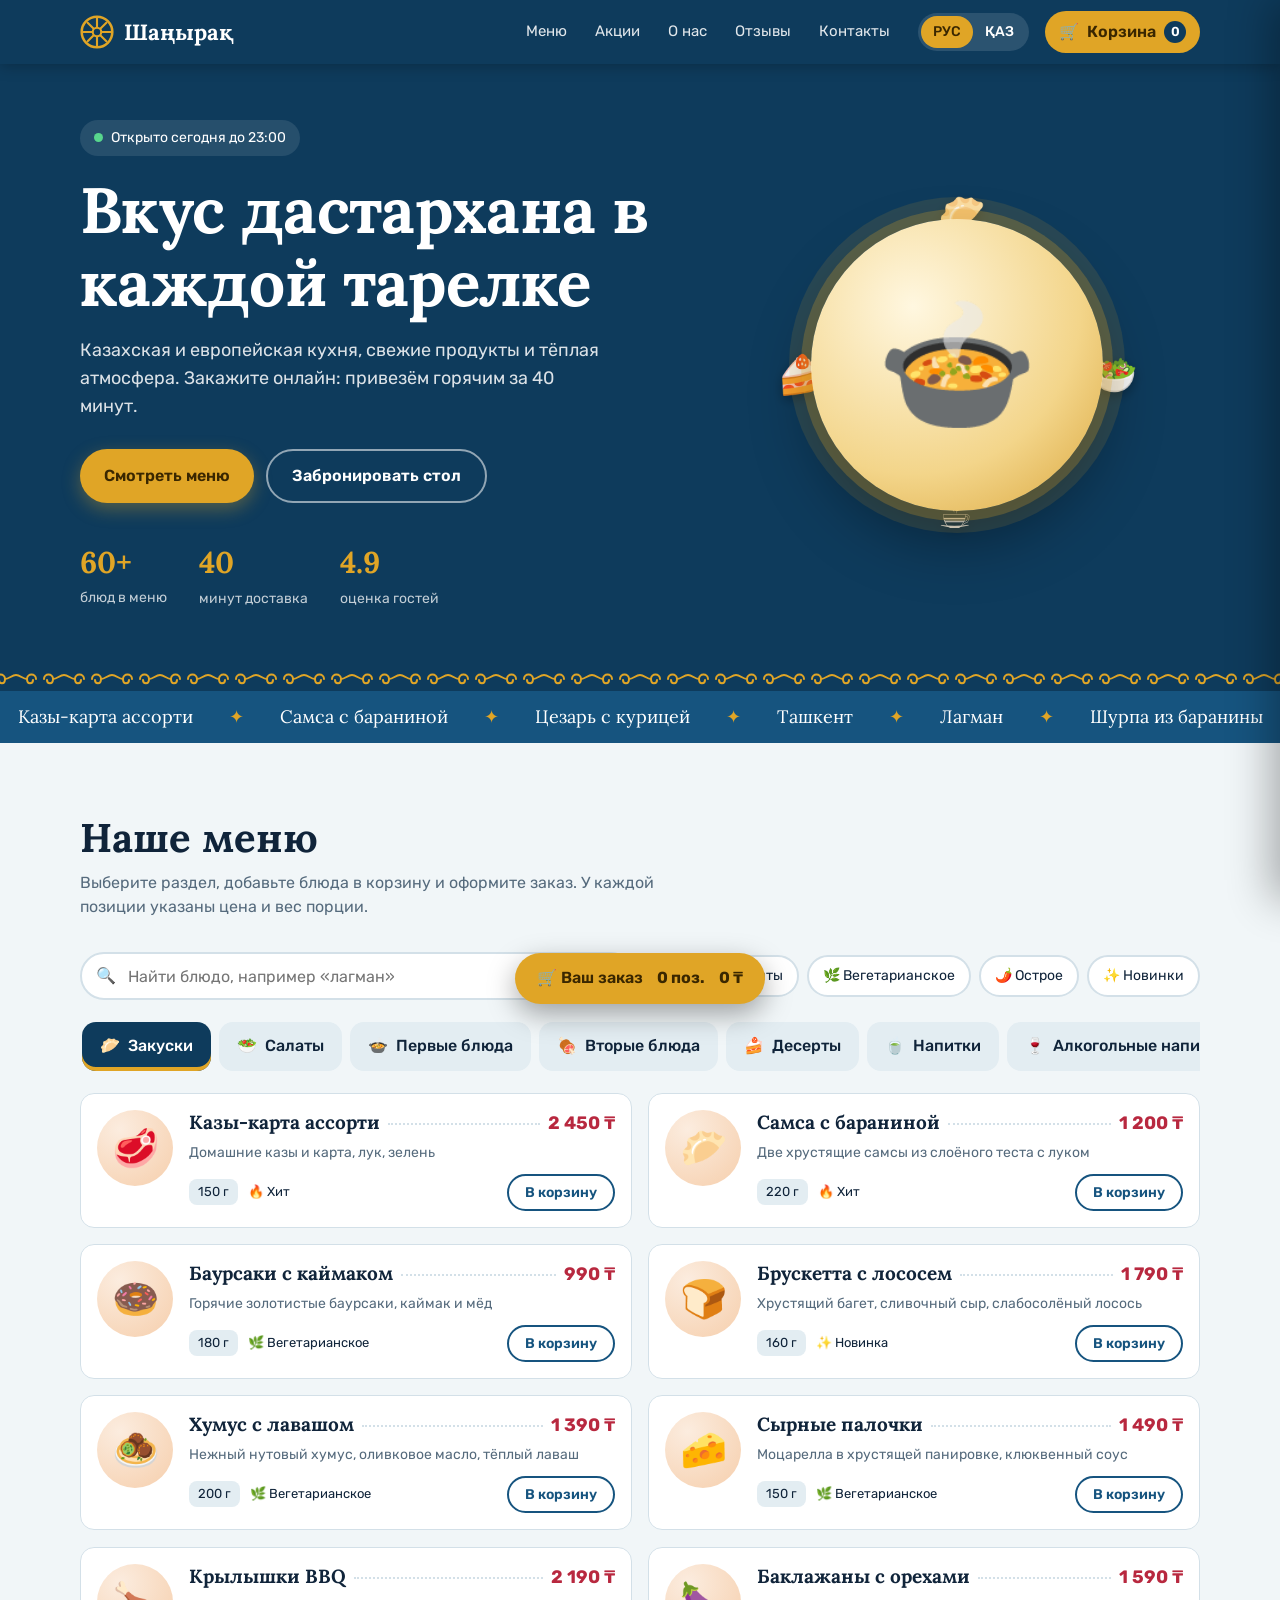
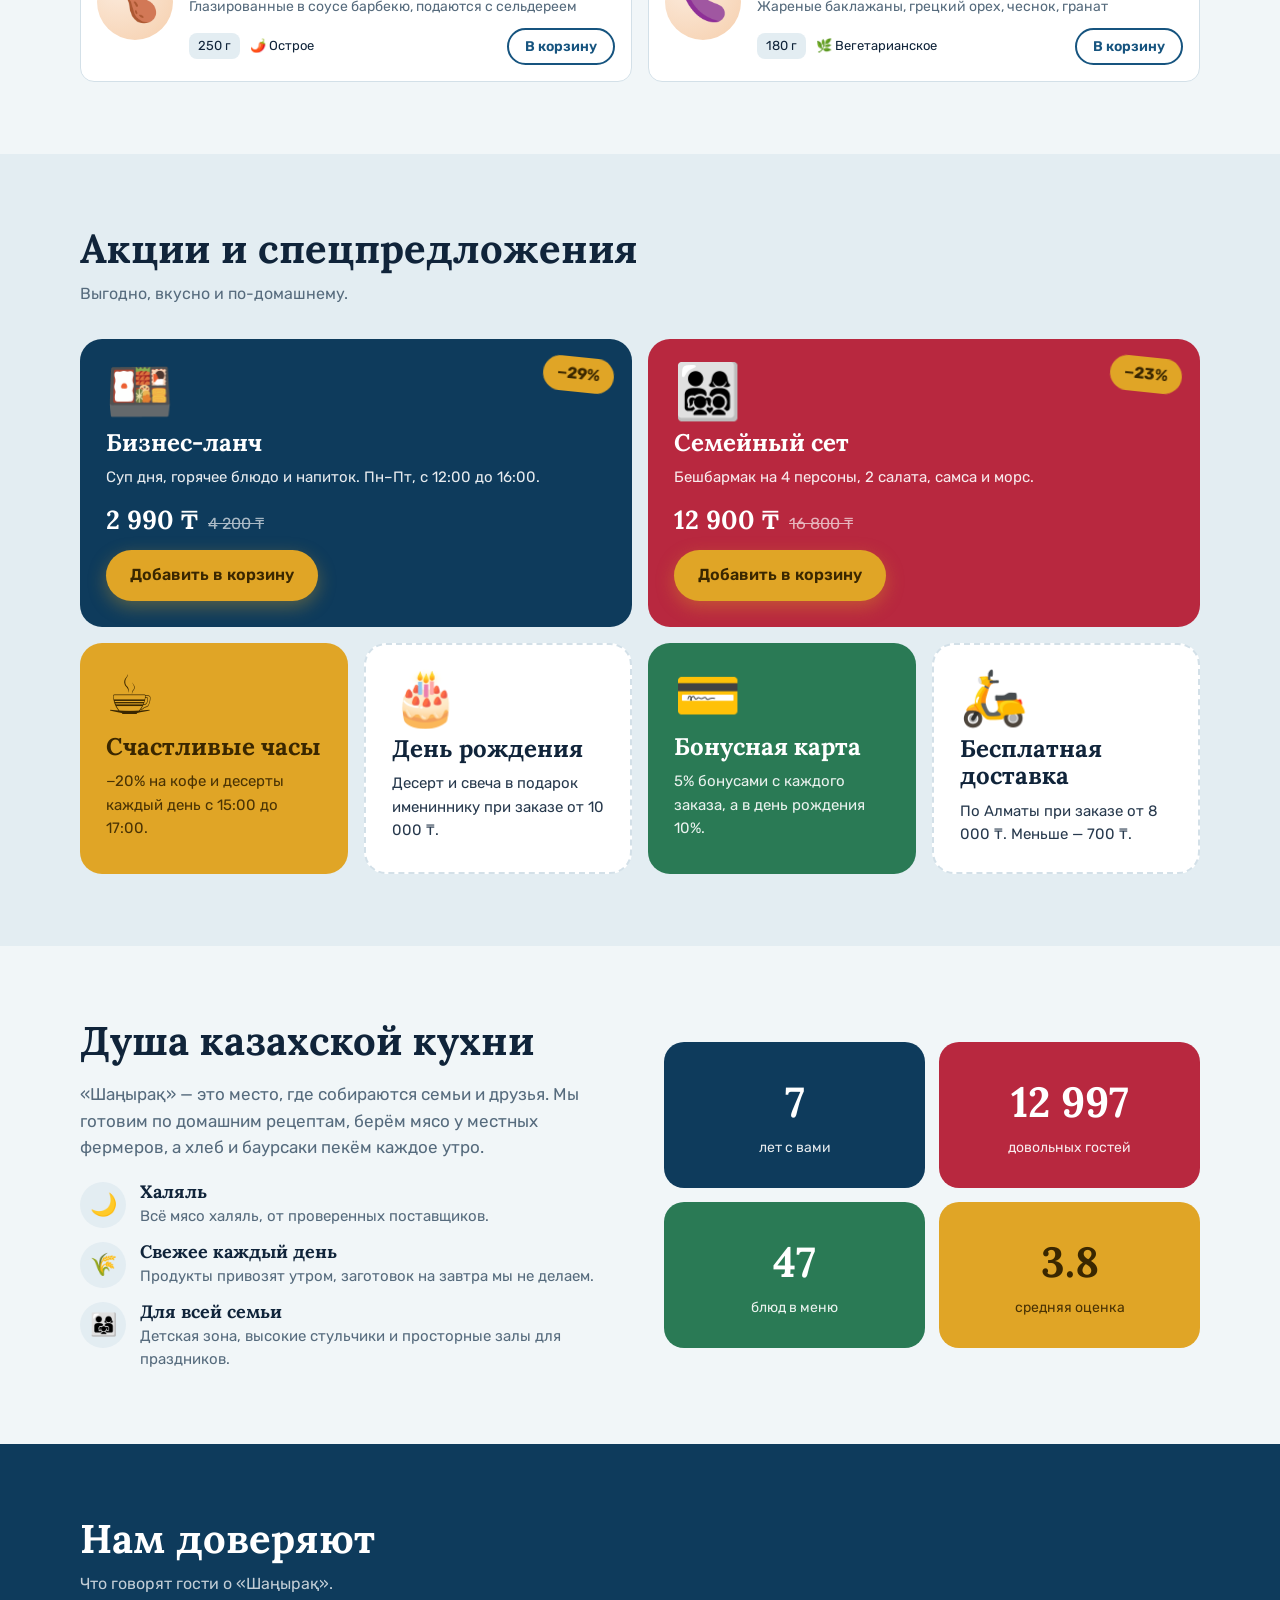
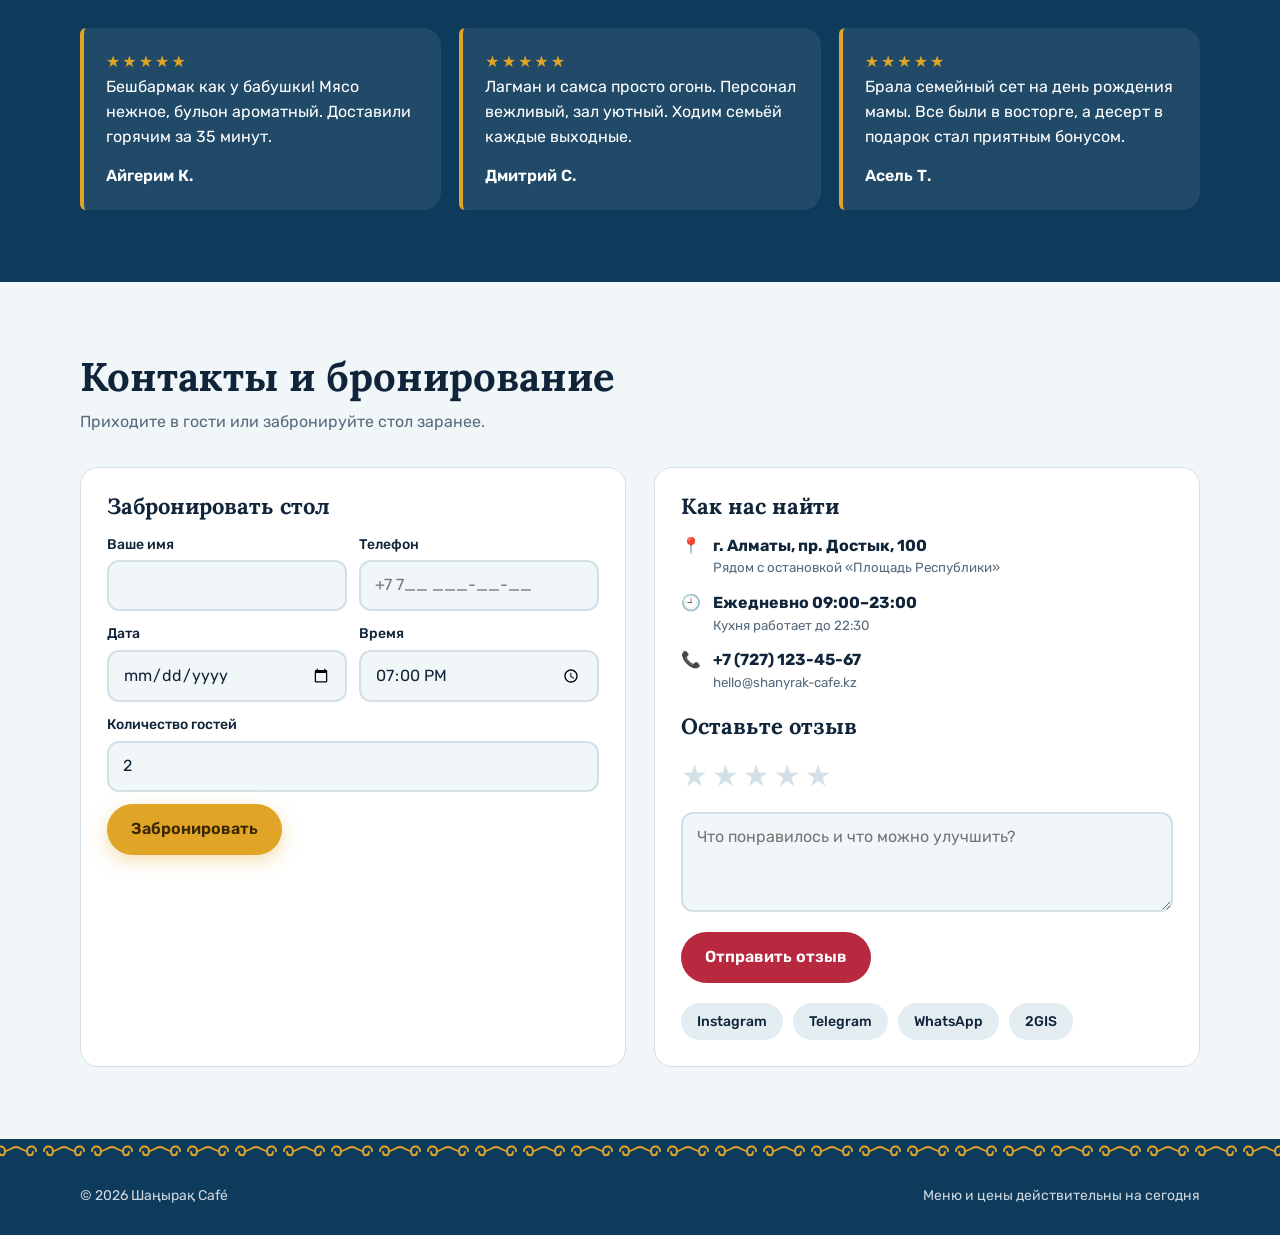
<file: index.html>
<!DOCTYPE html>
<html lang="ru">
<head>
<meta charset="utf-8">
<meta name="viewport" content="width=device-width, initial-scale=1, viewport-fit=cover">
<title>Шаңырақ Café — меню, акции и онлайн-заказ в Алматы</title>
<meta name="description" content="Кафе «Шаңырақ» в Алматы: казахская и европейская кухня, бешбармак, лагман, манты, десерты. Меню с ценами, акции, онлайн-заказ и бронирование стола.">
<meta name="keywords" content="кафе Алматы, меню, бешбармак, лагман, доставка еды, заказ онлайн, Шаңырақ">
<meta property="og:title" content="Шаңырақ Café — вкус дастархана">
<meta property="og:description" content="Меню, акции, онлайн-заказ и бронирование стола. Русский и казахский язык.">
<meta property="og:type" content="restaurant">
<meta name="theme-color" content="#0e3b5c">
<link rel="preconnect" href="https://fonts.googleapis.com">
<link rel="preconnect" href="https://fonts.gstatic.com" crossorigin>
<link href="https://fonts.googleapis.com/css2?family=Lora:wght@500;700&family=Rubik:wght@400;500;600&display=swap" rel="stylesheet">
<script type="application/ld+json">
{"@context":"https://schema.org","@type":"Restaurant","name":"Шаңырақ Café","servesCuisine":["Kazakh","European"],"priceRange":"₸₸","telephone":"+7 727 123-45-67","address":{"@type":"PostalAddress","streetAddress":"пр. Достык, 100","addressLocality":"Алматы","addressCountry":"KZ"},"openingHours":"Mo-Su 09:00-23:00","hasMenu":"#menu","acceptsReservations":"True","inLanguage":["ru","kk"]}
</script>
<link rel="stylesheet" href="style.css">
</head>
<body>

<header class="top">
  <div class="wrap">
    <a class="logo" href="#top" aria-label="Шаңырақ Café">
      <svg viewBox="0 0 40 40" aria-hidden="true"><circle cx="20" cy="20" r="18" fill="none" stroke="#e0a526" stroke-width="3"/><g stroke="#e0a526" stroke-width="2.5" stroke-linecap="round"><path d="M20 4v32M4 20h32M9 9l22 22M31 9L9 31"/></g><circle cx="20" cy="20" r="5" fill="#0e3b5c" stroke="#e0a526" stroke-width="2.5"/></svg>
      <span>Шаңырақ</span>
    </a>
    <nav class="main" id="nav" aria-label="Main">
      <a href="#menu" data-i18n="nav_menu"></a>
      <a href="#specials" data-i18n="nav_special"></a>
      <a href="#about" data-i18n="nav_about"></a>
      <a href="#reviews" data-i18n="nav_reviews"></a>
      <a href="#contacts" data-i18n="nav_contacts"></a>
    </nav>
    <div class="lang" role="group" aria-label="Language">
      <button data-lang="ru" aria-pressed="true">РУС</button>
      <button data-lang="kk" aria-pressed="false">ҚАЗ</button>
    </div>
    <button class="cart-btn" id="cartBtn" aria-label="Cart">🛒 <span class="lbl" data-i18n="cart_btn"></span><span class="n" id="cartN">0</span></button>
    <button class="burger" id="burger" aria-label="Menu">☰</button>
  </div>
</header>

<main id="top">
<section class="hero" style="padding-bottom:0">
  <div class="wrap grid">
    <div>
      <span class="open-pill enter" style="animation-delay:.05s"><i></i><span data-i18n="open_now"></span></span>
      <h1 class="enter" style="animation-delay:.15s" data-i18n="hero_t"></h1>
      <p class="lead enter" style="animation-delay:.3s" data-i18n="hero_s"></p>
      <div class="btns enter" style="animation-delay:.45s">
        <a class="btn gold" href="#menu" data-i18n="cta_menu"></a>
        <a class="btn ghost" href="#contacts" data-i18n="cta_book"></a>
      </div>
      <div class="stats enter" style="animation-delay:.6s">
        <div><b data-count="60" data-plus="1">0</b><span data-i18n="st1"></span></div>
        <div><b data-count="40">0</b><span data-i18n="st2"></span></div>
        <div><b data-count="4.9" data-dec="1">0</b><span data-i18n="st3"></span></div>
      </div>
    </div>
    <div class="plate-wrap enter" style="animation-delay:.35s" aria-hidden="true">
      <div class="orbit"><i>🥟</i><i>🥗</i><i>☕</i><i>🍰</i></div>
      <div class="plate">🍲<div class="steam"><span></span><span></span><span></span></div></div>
    </div>
  </div>
  <div class="orn" aria-hidden="true"></div>
</section>

<div class="ticker" aria-hidden="true"><div id="ticker"></div></div>

<section id="menu">
  <div class="wrap">
    <div class="sec-h">
      <h2 data-i18n="menu_t"></h2>
      <p data-i18n="menu_s"></p>
    </div>
    <div class="tools">
      <div class="search"><input id="q" type="search" data-i18n-ph="search_ph" aria-label="Search"></div>
      <div class="chips" id="chips"></div>
    </div>
    <div class="tabs" id="tabs" role="tablist"></div>
    <div class="note18" id="note18" data-i18n="alc"></div>
    <div class="menu-grid" id="grid" aria-live="polite"></div>
  </div>
</section>

<section id="specials">
  <div class="wrap">
    <div class="sec-h">
      <h2 data-i18n="sp_t"></h2>
      <p data-i18n="sp_s"></p>
    </div>
    <div class="bento" id="bento"></div>
  </div>
</section>

<section id="about">
  <div class="wrap about">
    <div>
      <h2 style="font-size:clamp(28px,4vw,40px)" data-i18n="ab_t"></h2>
      <p data-i18n="ab_p"></p>
      <div class="feats">
        <div class="feat"><div class="ic">🌙</div><div><h3 data-i18n="ab1_t"></h3><p data-i18n="ab1_p"></p></div></div>
        <div class="feat"><div class="ic">🌾</div><div><h3 data-i18n="ab2_t"></h3><p data-i18n="ab2_p"></p></div></div>
        <div class="feat"><div class="ic">👨‍👩‍👧</div><div><h3 data-i18n="ab3_t"></h3><p data-i18n="ab3_p"></p></div></div>
      </div>
    </div>
    <div class="counters">
      <div class="cnt"><b data-count="8">0</b><span data-i18n="c1"></span></div>
      <div class="cnt"><b data-count="15000">0</b><span data-i18n="c2"></span></div>
      <div class="cnt"><b data-count="60" data-plus="1">0</b><span data-i18n="c3"></span></div>
      <div class="cnt"><b data-count="4.9" data-dec="1">0</b><span data-i18n="c4"></span></div>
    </div>
  </div>
</section>

<section id="reviews">
  <div class="wrap">
    <div class="sec-h"><h2 data-i18n="rv_t"></h2><p data-i18n="rv_s"></p></div>
    <div class="rv" id="rv"></div>
  </div>
</section>

<section id="contacts">
  <div class="wrap">
    <div class="sec-h"><h2 data-i18n="ct_t"></h2><p data-i18n="ct_s"></p></div>
    <div class="contact">
      <div class="panel">
        <h3 data-i18n="bk_t"></h3>
        <form id="bkForm" novalidate>
          <div class="row2">
            <div class="fld"><label for="bkName" data-i18n="f_name"></label><input id="bkName" autocomplete="name"><div class="err" data-i18n="e_name"></div></div>
            <div class="fld"><label for="bkPhone" data-i18n="f_phone"></label><input id="bkPhone" type="tel" autocomplete="tel" placeholder="+7 7__ ___-__-__"><div class="err" data-i18n="e_phone"></div></div>
          </div>
          <div class="row2">
            <div class="fld"><label for="bkDate" data-i18n="bk_date"></label><input id="bkDate" type="date"><div class="err" data-i18n="e_date"></div></div>
            <div class="fld"><label for="bkTime" data-i18n="bk_time"></label><input id="bkTime" type="time" value="19:00" min="09:00" max="22:30"></div>
          </div>
          <div class="fld"><label for="bkGuests" data-i18n="bk_guests"></label><input id="bkGuests" type="number" min="1" max="30" value="2"></div>
          <button class="btn gold" type="submit" data-i18n="bk_btn"></button>
        </form>
      </div>
      <div class="panel">
        <h3 data-i18n="addr_t"></h3>
        <ul class="info">
          <li><span>📍</span><div><b data-i18n="addr"></b><small data-i18n="addr_s"></small></div></li>
          <li><span>🕘</span><div><b data-i18n="hrs"></b><small data-i18n="hrs_s"></small></div></li>
          <li><span>📞</span><div><b>+7 (727) 123-45-67</b><small>hello@shanyrak-cafe.kz</small></div></li>
        </ul>
        <h3 data-i18n="fb_t"></h3>
        <form id="fbForm" novalidate>
          <div class="rate" id="rate" role="group" aria-label="Rating"><button type="button" data-v="1">★</button><button type="button" data-v="2">★</button><button type="button" data-v="3">★</button><button type="button" data-v="4">★</button><button type="button" data-v="5">★</button></div>
          <div class="fld"><textarea id="fbText" rows="3" data-i18n-ph="fb_ph" aria-label="Feedback"></textarea><div class="err" data-i18n="e_fb"></div></div>
          <button class="btn red" type="submit" data-i18n="fb_btn"></button>
        </form>
        <div class="socials" style="margin-top:20px">
          <a href="https://instagram.com" target="_blank" rel="noopener">Instagram</a>
          <a href="https://t.me" target="_blank" rel="noopener">Telegram</a>
          <a href="https://wa.me" target="_blank" rel="noopener">WhatsApp</a>
          <a href="https://2gis.kz" target="_blank" rel="noopener">2GIS</a>
        </div>
      </div>
    </div>
  </div>
</section>
</main>

<footer>
  <div class="orn" aria-hidden="true"></div>
  <div class="wrap"><span>© 2026 Шаңырақ Café</span><span data-i18n="foot"></span></div>
</footer>

<button class="fab" id="fab"><span>🛒 <span data-i18n="cart_t"></span></span><b id="fabN"></b><b id="fabT"></b></button>

<div class="shade" id="shade"></div>
<aside class="drawer" id="drawer" aria-label="Cart">
  <div class="dh"><h2 data-i18n="cart_t"></h2><button class="x" id="closeCart" aria-label="Close">✕</button></div>
  <div class="db" id="cartBody"></div>
  <div class="df" id="cartFoot">
    <form id="orderForm" novalidate>
      <div class="types" role="radiogroup">
        <label><input type="radio" name="otype" value="delivery" checked>🛵<br><span data-i18n="ty_del"></span></label>
        <label><input type="radio" name="otype" value="pickup">🥡<br><span data-i18n="ty_pick"></span></label>
        <label><input type="radio" name="otype" value="hall">🍽️<br><span data-i18n="ty_hall"></span></label>
      </div>
      <div class="row2">
        <div class="fld"><input id="oName" data-i18n-ph="f_name" aria-label="Name" autocomplete="name"><div class="err" data-i18n="e_name"></div></div>
        <div class="fld"><input id="oPhone" type="tel" data-i18n-ph="f_phone" aria-label="Phone" autocomplete="tel"><div class="err" data-i18n="e_phone"></div></div>
      </div>
      <div class="fld" id="addrFld"><input id="oAddr" data-i18n-ph="f_addr" aria-label="Address" autocomplete="street-address"><div class="err" data-i18n="e_addr"></div></div>
      <div class="fld"><input id="oNote" data-i18n-ph="f_note" aria-label="Comment"></div>
      <div class="sumrow"><span data-i18n="sum"></span><span id="sSub"></span></div>
      <div class="sumrow"><span data-i18n="delv"></span><span id="sDel"></span></div>
      <div class="sumrow tot"><span data-i18n="total"></span><span id="sTot"></span></div>
      <button class="btn gold" type="submit" style="width:100%" data-i18n="place"></button>
    </form>
  </div>
</aside>

<div class="modal" id="modal" role="dialog" aria-modal="true">
  <div class="mbox">
    <span class="big" id="mEm">🎉</span>
    <h2 id="mT"></h2>
    <p id="mP"></p>
    <p style="font-size:13px" data-i18n="demo"></p>
    <button class="btn gold" id="mClose" data-i18n="close"></button>
  </div>
</div>
<div class="toast" id="toast" role="status"></div>

<script src="script.js"></script>
</body>
</html>
</file>
<file: style.css>
:root{
  --bg:#f1f6f8; --bg2:#e3edf2; --card:#ffffff; --ink:#10243a; --mut:#566b7d; --line:#d3e0e8;
  --blue:#0e3b5c; --blue2:#16547f; --gold:#e0a526; --gold-ink:#3a2700; --red:#b8283f; --green:#2a7a55;
  --ps:80%; --pl1:93%; --pl2:82%;
  --shadow:0 8px 24px rgba(14,59,92,.12);
  box-sizing:border-box; padding-top:env(safe-area-inset-top,0px); padding-bottom:env(safe-area-inset-bottom,0px);
}
@media (prefers-color-scheme: dark){
  :root:not([data-theme="light"]){
    --bg:#08192a; --bg2:#0d2538; --card:#10304a; --ink:#e9f2f8; --mut:#9fb6c7; --line:#1f4663;
    --blue:#0a2a44; --blue2:#1b6a9c; --gold:#f0b73a; --red:#e0566b; --green:#4fc08a;
    --ps:45%; --pl1:30%; --pl2:21%; --shadow:0 8px 24px rgba(0,0,0,.4);
  }
}
:root[data-theme="dark"]{
  --bg:#08192a; --bg2:#0d2538; --card:#10304a; --ink:#e9f2f8; --mut:#9fb6c7; --line:#1f4663;
  --blue:#0a2a44; --blue2:#1b6a9c; --gold:#f0b73a; --red:#e0566b; --green:#4fc08a;
  --ps:45%; --pl1:30%; --pl2:21%; --shadow:0 8px 24px rgba(0,0,0,.4);
}
*,*::before,*::after{box-sizing:inherit}
html{scroll-behavior:smooth;scroll-padding-top:calc(env(safe-area-inset-top,0px) + 76px)}
body{margin:0;background:var(--bg);color:var(--ink);font-family:"Rubik",system-ui,-apple-system,"Segoe UI",Roboto,Arial,sans-serif;line-height:1.55;font-size:16px}
h1,h2,h3{font-family:"Lora",Georgia,"Times New Roman",serif;line-height:1.15;margin:0}
img,svg{max-width:100%}
button,input,textarea{font:inherit;color:inherit}
button{cursor:pointer}
a{color:inherit}
:focus-visible{outline:3px solid var(--gold);outline-offset:2px}
.wrap{max-width:1160px;margin:0 auto;padding:0 20px}
section{padding:72px 0}
.orn{height:24px;background:url("data:image/svg+xml,%3Csvg xmlns='http://www.w3.org/2000/svg' width='48' height='24' viewBox='0 0 48 24'%3E%3Cg fill='none' stroke='%23e0a526' stroke-width='2' stroke-linecap='round'%3E%3Cpath d='M4 12c0-6 9-6 9 0s-6 5-6 1'/%3E%3Cpath d='M44 12c0-6-9-6-9 0s6 5 6 1'/%3E%3Cpath d='M13 12c4 0 7-4 11-4s7 4 11 4'/%3E%3C/g%3E%3C/svg%3E") repeat-x center}
.sec-h{max-width:640px;margin-bottom:32px}
.sec-h h2{font-size:clamp(28px,4vw,40px)}
.sec-h p{color:var(--mut);margin:10px 0 0}

/* header */
header.top{position:sticky;top:env(safe-area-inset-top,0px);z-index:50;background:var(--blue);color:#fff;box-shadow:0 2px 14px rgba(0,0,0,.25)}
.top .wrap{display:flex;align-items:center;gap:16px;height:64px}
.logo{display:flex;align-items:center;gap:10px;text-decoration:none;font-family:"Lora",Georgia,serif;font-weight:700;font-size:22px;color:#fff}
.logo svg{width:34px;height:34px;flex:none}
nav.main{margin-left:auto;display:flex;gap:4px}
nav.main a{text-decoration:none;padding:8px 12px;border-radius:999px;font-size:15px;color:rgba(255,255,255,.88);transition:background .2s}
nav.main a:hover{background:rgba(255,255,255,.14)}
.lang{display:flex;background:rgba(255,255,255,.12);border-radius:999px;padding:3px}
.lang button{border:0;background:none;color:#fff;padding:5px 12px;border-radius:999px;font-weight:500;font-size:14px}
.lang button[aria-pressed="true"]{background:var(--gold);color:var(--gold-ink)}
.cart-btn{position:relative;border:0;background:var(--gold);color:var(--gold-ink);height:42px;padding:0 14px;border-radius:999px;display:flex;align-items:center;gap:8px;font-weight:600}
.cart-btn .n{background:var(--blue);color:#fff;min-width:22px;height:22px;border-radius:11px;font-size:13px;display:grid;place-items:center;padding:0 5px}
.cart-btn.bump{animation:bump .45s}
@keyframes bump{30%{transform:scale(1.18) rotate(-4deg)}60%{transform:scale(.96)}}
.burger{display:none;border:0;background:rgba(255,255,255,.12);color:#fff;width:42px;height:42px;border-radius:12px;font-size:20px}

/* hero */
.hero{background:var(--blue);color:#fff;padding:56px 0 0;position:relative;overflow:hidden}
.hero .grid{display:grid;grid-template-columns:1.1fr .9fr;gap:40px;align-items:center;padding-bottom:56px}
.open-pill{display:inline-flex;align-items:center;gap:8px;background:rgba(255,255,255,.1);padding:7px 14px;border-radius:999px;font-size:14px}
.open-pill i{width:9px;height:9px;border-radius:50%;background:#58d68d;box-shadow:0 0 0 0 rgba(88,214,141,.7);animation:ping 2s infinite}
@keyframes ping{70%{box-shadow:0 0 0 10px rgba(88,214,141,0)}100%{box-shadow:0 0 0 0 rgba(88,214,141,0)}}
.hero h1{font-size:clamp(36px,6vw,64px);margin:18px 0 16px;letter-spacing:-.01em}
.hero p.lead{font-size:18px;max-width:520px;color:rgba(255,255,255,.85);margin:0 0 28px}
.btns{display:flex;flex-wrap:wrap;gap:12px}
.btn{border:0;border-radius:999px;padding:13px 24px;font-weight:600;text-decoration:none;display:inline-flex;align-items:center;justify-content:center;transition:transform .15s,box-shadow .2s}
.btn:hover{transform:translateY(-2px)}
.btn.gold{background:var(--gold);color:var(--gold-ink);box-shadow:0 6px 18px rgba(224,165,38,.35)}
.btn.ghost{background:transparent;color:#fff;border:2px solid rgba(255,255,255,.55)}
.btn.red{background:var(--red);color:#fff}
.stats{display:flex;gap:32px;margin-top:36px;flex-wrap:wrap}
.stats b{display:block;font-family:"Lora",Georgia,serif;font-size:30px;color:var(--gold)}
.stats span{font-size:14px;color:rgba(255,255,255,.75)}
.plate-wrap{position:relative;width:min(360px,80vw);aspect-ratio:1;margin:0 auto}
.plate{position:absolute;inset:34px;border-radius:50%;background:radial-gradient(circle at 35% 30%,#fff7e0,#f3d58a 60%,#d9a53a);box-shadow:0 0 0 10px rgba(224,165,38,.25),0 0 0 22px rgba(224,165,38,.12),0 30px 60px rgba(0,0,0,.35);display:grid;place-items:center;font-size:clamp(90px,16vw,130px);animation:floaty 5s ease-in-out infinite}
@keyframes floaty{50%{transform:translateY(-12px) rotate(3deg)}}
.steam{position:absolute;left:50%;top:6px;width:100px;height:60px;transform:translateX(-50%);pointer-events:none}
.steam span{position:absolute;bottom:0;width:10px;height:44px;border-radius:10px;background:linear-gradient(to top,rgba(255,255,255,.7),transparent);opacity:0;animation:rise 3s infinite ease-out}
.steam span:nth-child(1){left:20px}.steam span:nth-child(2){left:45px;animation-delay:.9s}.steam span:nth-child(3){left:70px;animation-delay:1.8s}
@keyframes rise{0%{transform:translateY(20px) scaleX(1);opacity:0}30%{opacity:.8}100%{transform:translateY(-30px) scaleX(2.2);opacity:0}}
.orbit{position:absolute;inset:0;animation:spin 28s linear infinite}
.orbit i{position:absolute;font-style:normal;font-size:38px;animation:spin 28s linear infinite reverse;filter:drop-shadow(0 4px 6px rgba(0,0,0,.3))}
.orbit i:nth-child(1){top:0;left:50%;margin-left:-19px}
.orbit i:nth-child(2){right:0;top:50%;margin-top:-19px}
.orbit i:nth-child(3){bottom:0;left:50%;margin-left:-19px}
.orbit i:nth-child(4){left:0;top:50%;margin-top:-19px}
@keyframes spin{to{transform:rotate(360deg)}}
.enter{opacity:0;transform:translateY(18px);animation:enter .7s forwards cubic-bezier(.2,.7,.2,1)}
@keyframes enter{to{opacity:1;transform:none}}
.ticker{background:var(--blue2);overflow:hidden;white-space:nowrap;padding:12px 0;color:#fff;font-family:"Lora",Georgia,serif;font-size:18px}
.ticker div{display:inline-block;animation:marq 40s linear infinite}
.ticker span{margin:0 18px}
.ticker span::after{content:"✦";margin-left:36px;color:var(--gold)}
@keyframes marq{to{transform:translateX(-50%)}}

/* menu */
.tools{display:flex;flex-wrap:wrap;gap:12px;align-items:center;margin-bottom:16px}
.search{flex:1 1 260px;position:relative}
.search input{width:100%;height:48px;border-radius:999px;border:2px solid var(--line);background:var(--card);padding:0 18px 0 46px}
.search input:focus{border-color:var(--blue2);outline:none}
.search::before{content:"🔍";position:absolute;left:16px;top:50%;transform:translateY(-50%)}
.chips{display:flex;gap:8px;flex-wrap:wrap}
.chip{border:2px solid var(--line);background:var(--card);border-radius:999px;padding:8px 14px;font-size:14px}
.chip[aria-pressed="true"]{background:var(--blue2);border-color:var(--blue2);color:#fff}
.tabs{display:flex;gap:8px;overflow-x:auto;padding:6px 2px 14px;margin-bottom:8px;scrollbar-width:thin}
.tab{flex:none;border:0;background:var(--bg2);border-radius:14px;padding:12px 18px;font-weight:500;display:flex;align-items:center;gap:8px;transition:background .2s,transform .2s}
.tab:hover{transform:translateY(-2px)}
.tab[aria-selected="true"]{background:var(--blue);color:#fff;box-shadow:inset 0 -4px 0 var(--gold)}
.note18{background:var(--red);color:#fff;border-radius:12px;padding:12px 16px;margin-bottom:16px;font-size:14px;display:none}
.note18.show{display:block}
.menu-grid{display:grid;grid-template-columns:repeat(auto-fill,minmax(min(100%,380px),1fr));gap:16px}
.dish{display:grid;grid-template-columns:76px 1fr;gap:16px;background:var(--card);border:1px solid var(--line);border-radius:14px;padding:16px;animation:pop .5s both;animation-delay:calc(var(--i)*35ms);transition:box-shadow .2s,transform .2s}
.dish:hover{box-shadow:var(--shadow);transform:translateY(-3px)}
@keyframes pop{from{opacity:0;transform:scale(.94) translateY(10px)}to{opacity:1;transform:none}}
.pic{width:76px;height:76px;border-radius:50%;display:grid;place-items:center;font-size:38px;background:radial-gradient(circle at 30% 25%,hsl(var(--h) var(--ps) var(--pl1)),hsl(var(--h) var(--ps) var(--pl2)))}
.dish:hover .pic span{display:inline-block;animation:wig .6s}
@keyframes wig{25%{transform:rotate(-14deg) scale(1.15)}60%{transform:rotate(10deg) scale(1.1)}}
.nm{display:flex;align-items:baseline;gap:8px}
.nm h3{font-size:19px}
.nm .lead{flex:1;border-bottom:2px dotted var(--line);transform:translateY(-4px);min-width:10px}
.nm b{font-size:18px;white-space:nowrap;color:var(--red)}
.dish p{margin:4px 0 10px;color:var(--mut);font-size:14px}
.meta{display:flex;align-items:center;gap:10px;flex-wrap:wrap}
.w{font-size:13px;background:var(--bg2);border-radius:8px;padding:3px 9px}
.tag{font-size:13px}
.catlbl{font-size:12px;color:var(--mut)}
.meta .ctrl{margin-left:auto}
.add{border:2px solid var(--blue2);background:transparent;color:var(--blue2);border-radius:999px;padding:6px 16px;font-weight:600;font-size:14px;transition:background .2s,color .2s}
.add:hover{background:var(--blue2);color:#fff}
:root[data-theme="dark"] .add{color:var(--gold);border-color:var(--gold)}
@media (prefers-color-scheme: dark){:root:not([data-theme="light"]) .add{color:var(--gold);border-color:var(--gold)}}
.step{display:inline-flex;align-items:center;background:var(--blue2);color:#fff;border-radius:999px;overflow:hidden}
.step button{border:0;background:none;color:#fff;width:34px;height:34px;font-size:18px}
.step button:hover{background:rgba(255,255,255,.18)}
.step span{min-width:24px;text-align:center;font-weight:600}
.empty{padding:40px;text-align:center;color:var(--mut);grid-column:1/-1}

/* specials */
#specials{background:var(--bg2)}
.bento{display:grid;grid-template-columns:repeat(12,1fr);gap:16px}
.sp{border-radius:22px;padding:26px;position:relative;overflow:hidden;display:flex;flex-direction:column;gap:10px;min-height:190px}
.sp.big{grid-column:span 6;min-height:260px}
.sp.small{grid-column:span 3}
.sp .em{font-size:54px;line-height:1}
.sp h3{font-size:24px}
.sp p{margin:0;font-size:15px;opacity:.9}
.sp .pr{margin-top:auto;display:flex;align-items:baseline;gap:10px;flex-wrap:wrap}
.sp .pr b{font-size:26px;font-family:"Lora",Georgia,serif}
.sp .pr s{opacity:.65}
.sp .tagbig{position:absolute;right:18px;top:18px;background:var(--gold);color:var(--gold-ink);font-weight:700;border-radius:999px;padding:5px 14px;transform:rotate(6deg)}
.sp.c-blue{background:var(--blue);color:#fff}
.sp.c-red{background:var(--red);color:#fff}
.sp.c-gold{background:var(--gold);color:var(--gold-ink)}
.sp.c-card{background:var(--card);border:2px dashed var(--line)}
.sp.c-green{background:var(--green);color:#fff}
.sp .em{display:inline-block;animation:floaty 5s ease-in-out infinite}

/* about */
.about{display:grid;grid-template-columns:1fr 1fr;gap:48px;align-items:center}
.about p{color:var(--mut);font-size:17px}
.feats{display:grid;gap:14px;margin-top:22px}
.feat{display:flex;gap:14px;align-items:flex-start}
.feat .ic{flex:none;width:46px;height:46px;border-radius:50%;background:var(--bg2);display:grid;place-items:center;font-size:22px}
.feat h3{font-size:18px;margin-bottom:2px}
.feat p{margin:0;font-size:15px}
.counters{display:grid;grid-template-columns:1fr 1fr;gap:14px}
.cnt{background:var(--blue);color:#fff;border-radius:20px;padding:28px 20px;text-align:center}
.cnt:nth-child(2){background:var(--red)}
.cnt:nth-child(3){background:var(--green)}
.cnt:nth-child(4){background:var(--gold);color:var(--gold-ink)}
.cnt b{display:block;font-family:"Lora",Georgia,serif;font-size:42px}
.cnt span{font-size:14px;opacity:.9}

/* reviews */
#reviews{background:var(--blue);color:#fff}
#reviews .sec-h p{color:rgba(255,255,255,.75)}
.rv{display:grid;grid-template-columns:repeat(3,1fr);gap:18px}
.rv blockquote{margin:0;background:rgba(255,255,255,.08);border-left:4px solid var(--gold);border-radius:6px 18px 18px 6px;padding:22px}
.rv blockquote p{margin:0 0 14px}
.rv .stars{color:var(--gold);letter-spacing:2px}
.rv cite{font-style:normal;font-weight:600}

/* contacts */
.contact{display:grid;grid-template-columns:1fr 1fr;gap:28px}
.panel{background:var(--card);border:1px solid var(--line);border-radius:18px;padding:26px}
.panel h3{font-size:22px;margin-bottom:14px}
.info{list-style:none;padding:0;margin:0 0 20px;display:grid;gap:12px}
.info li{display:flex;gap:12px}
.info small{display:block;color:var(--mut)}
label{display:block;font-size:14px;font-weight:500;margin-bottom:5px}
.fld{margin-bottom:12px}
.fld input,.fld textarea,.fld select{width:100%;border:2px solid var(--line);background:var(--bg);border-radius:12px;padding:11px 14px}
.fld input:focus,.fld textarea:focus{border-color:var(--blue2);outline:none}
.row2{display:grid;grid-template-columns:1fr 1fr;gap:12px}
.err{color:var(--red);font-size:13px;min-height:0;display:none;margin-top:4px}
.fld.bad input,.fld.bad textarea{border-color:var(--red)}
.fld.bad .err{display:block}
.rate{display:flex;gap:4px;margin-bottom:12px}
.rate button{border:0;background:none;font-size:30px;color:var(--line);padding:0;transition:transform .15s,color .15s}
.rate button.on{color:var(--gold)}
.rate button:hover{transform:scale(1.2)}
.socials{display:flex;gap:10px;flex-wrap:wrap}
.socials a{text-decoration:none;background:var(--bg2);border-radius:999px;padding:8px 16px;font-size:14px;font-weight:500}
.socials a:hover{background:var(--gold);color:var(--gold-ink)}
footer{background:var(--blue);color:rgba(255,255,255,.8);padding:0 0 28px;font-size:14px}
footer .wrap{padding-top:22px;display:flex;justify-content:space-between;gap:12px;flex-wrap:wrap}

/* cart drawer */
.shade{position:fixed;inset:0;background:rgba(5,15,25,.55);opacity:0;pointer-events:none;transition:opacity .25s;z-index:80}
.shade.show{opacity:1;pointer-events:auto}
.drawer{position:fixed;top:0;bottom:0;right:0;width:min(440px,100%);background:var(--bg);z-index:90;transform:translateX(100%);transition:transform .35s cubic-bezier(.2,.8,.2,1);display:flex;flex-direction:column;padding-top:env(safe-area-inset-top,0px);box-shadow:-10px 0 40px rgba(0,0,0,.3)}
.drawer.show{transform:none}
.dh{display:flex;align-items:center;justify-content:space-between;padding:16px 20px;background:var(--blue);color:#fff}
.dh h2{font-size:22px}
.x{border:0;background:rgba(255,255,255,.14);color:#fff;width:38px;height:38px;border-radius:50%;font-size:18px}
.db{flex:1;overflow-y:auto;padding:16px 20px}
.line{display:grid;grid-template-columns:44px 1fr auto;gap:12px;align-items:center;padding:10px 0;border-bottom:1px solid var(--line)}
.line .em{font-size:30px;text-align:center}
.line b{display:block;font-size:15px}
.line small{color:var(--mut)}
.df{padding:14px 20px calc(14px + env(safe-area-inset-bottom,0px));border-top:1px solid var(--line);background:var(--card)}
.sumrow{display:flex;justify-content:space-between;font-size:15px;margin-bottom:4px;color:var(--mut)}
.sumrow.tot{font-size:20px;color:var(--ink);font-weight:600;margin:6px 0 12px}
.types{display:grid;grid-template-columns:repeat(3,1fr);gap:8px;margin:14px 0}
.types label{margin:0;border:2px solid var(--line);border-radius:12px;padding:10px 6px;text-align:center;font-size:13px;cursor:pointer;background:var(--card)}
.types input{position:absolute;opacity:0}
.types label:has(input:checked){border-color:var(--blue2);background:var(--blue2);color:#fff}
.types label:has(input:focus-visible){outline:3px solid var(--gold)}
.fab{position:fixed;left:50%;bottom:calc(16px + env(safe-area-inset-bottom,0px));transform:translate(-50%,120px);z-index:60;background:var(--gold);color:var(--gold-ink);border:0;border-radius:999px;padding:13px 22px;font-weight:600;display:flex;gap:14px;align-items:center;box-shadow:0 10px 28px rgba(0,0,0,.35);transition:transform .35s cubic-bezier(.2,.8,.2,1)}
.fab.show{transform:translate(-50%,0)}
.modal{position:fixed;inset:0;display:none;place-items:center;background:rgba(5,15,25,.6);z-index:100;padding:20px}
.modal.show{display:grid}
.mbox{background:var(--card);border-radius:22px;padding:34px 28px;max-width:420px;text-align:center;animation:pop .4s both}
.mbox .big{font-size:64px;display:block;animation:floaty 3s ease-in-out infinite}
.mbox h2{margin:8px 0}
.mbox p{color:var(--mut)}
.toast{position:fixed;left:50%;top:calc(80px + env(safe-area-inset-top,0px));transform:translate(-50%,-30px);background:var(--ink);color:var(--bg);padding:11px 20px;border-radius:999px;font-size:14px;opacity:0;pointer-events:none;transition:all .3s;z-index:120;max-width:90vw}
.toast.show{opacity:1;transform:translate(-50%,0)}

@media (max-width:900px){
  .hero .grid,.about,.contact{grid-template-columns:1fr}
  .rv{grid-template-columns:1fr}
  .sp.big{grid-column:span 12}.sp.small{grid-column:span 6}
  nav.main{display:none;position:absolute;left:0;right:0;top:64px;background:var(--blue);flex-direction:column;padding:10px 20px 18px;margin:0}
  nav.main.open{display:flex}
  .burger{display:block;margin-left:auto}
  .lang{margin-left:0}
  .top .wrap{gap:10px}
  .cart-btn .lbl{display:none}
}
@media (max-width:560px){
  section{padding:52px 0}
  .sp.small{grid-column:span 12}
  .row2{grid-template-columns:1fr}
  .dish{grid-template-columns:60px 1fr;padding:14px}
  .pic{width:60px;height:60px;font-size:30px}
  .logo span{display:none}
}
@media (prefers-reduced-motion: reduce){
  *,*::before,*::after{animation-duration:.01ms!important;animation-iteration-count:1!important;transition-duration:.01ms!important;scroll-behavior:auto!important}
  .enter{opacity:1;transform:none}
}
</file>
